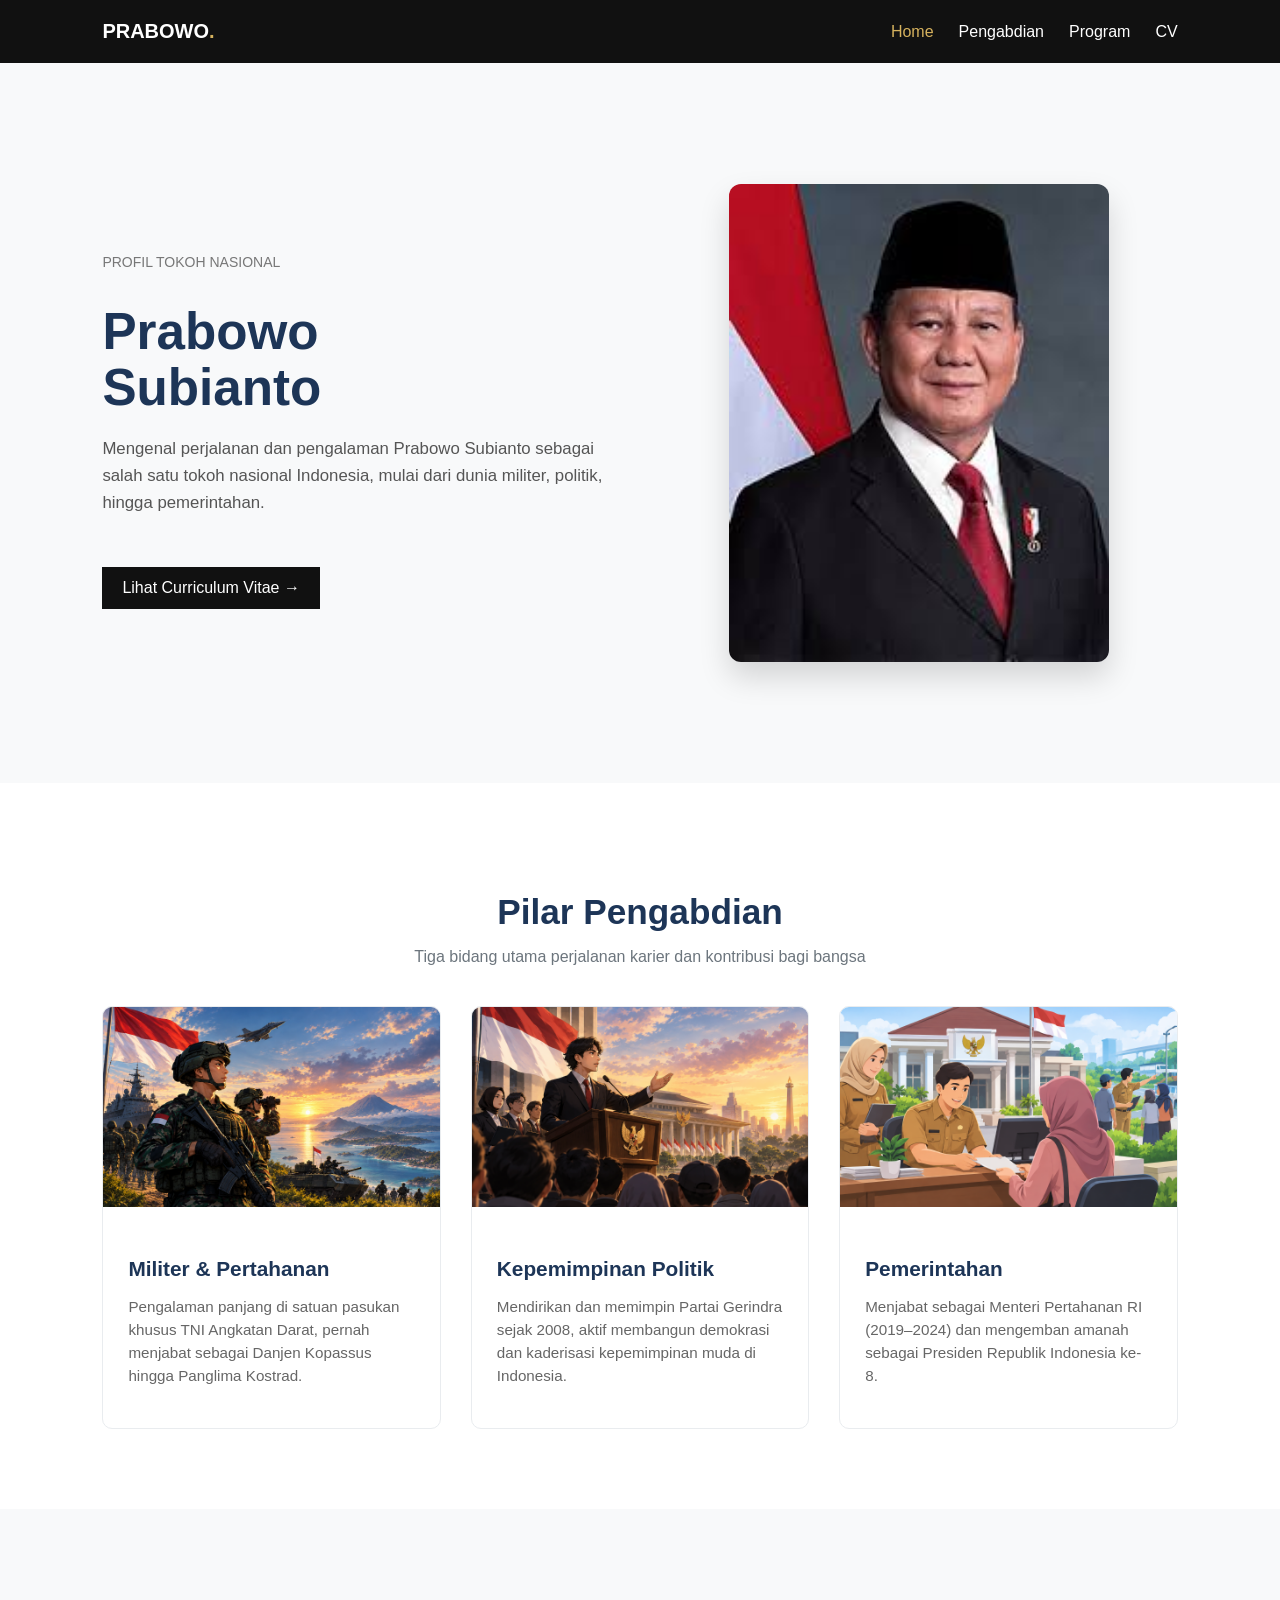
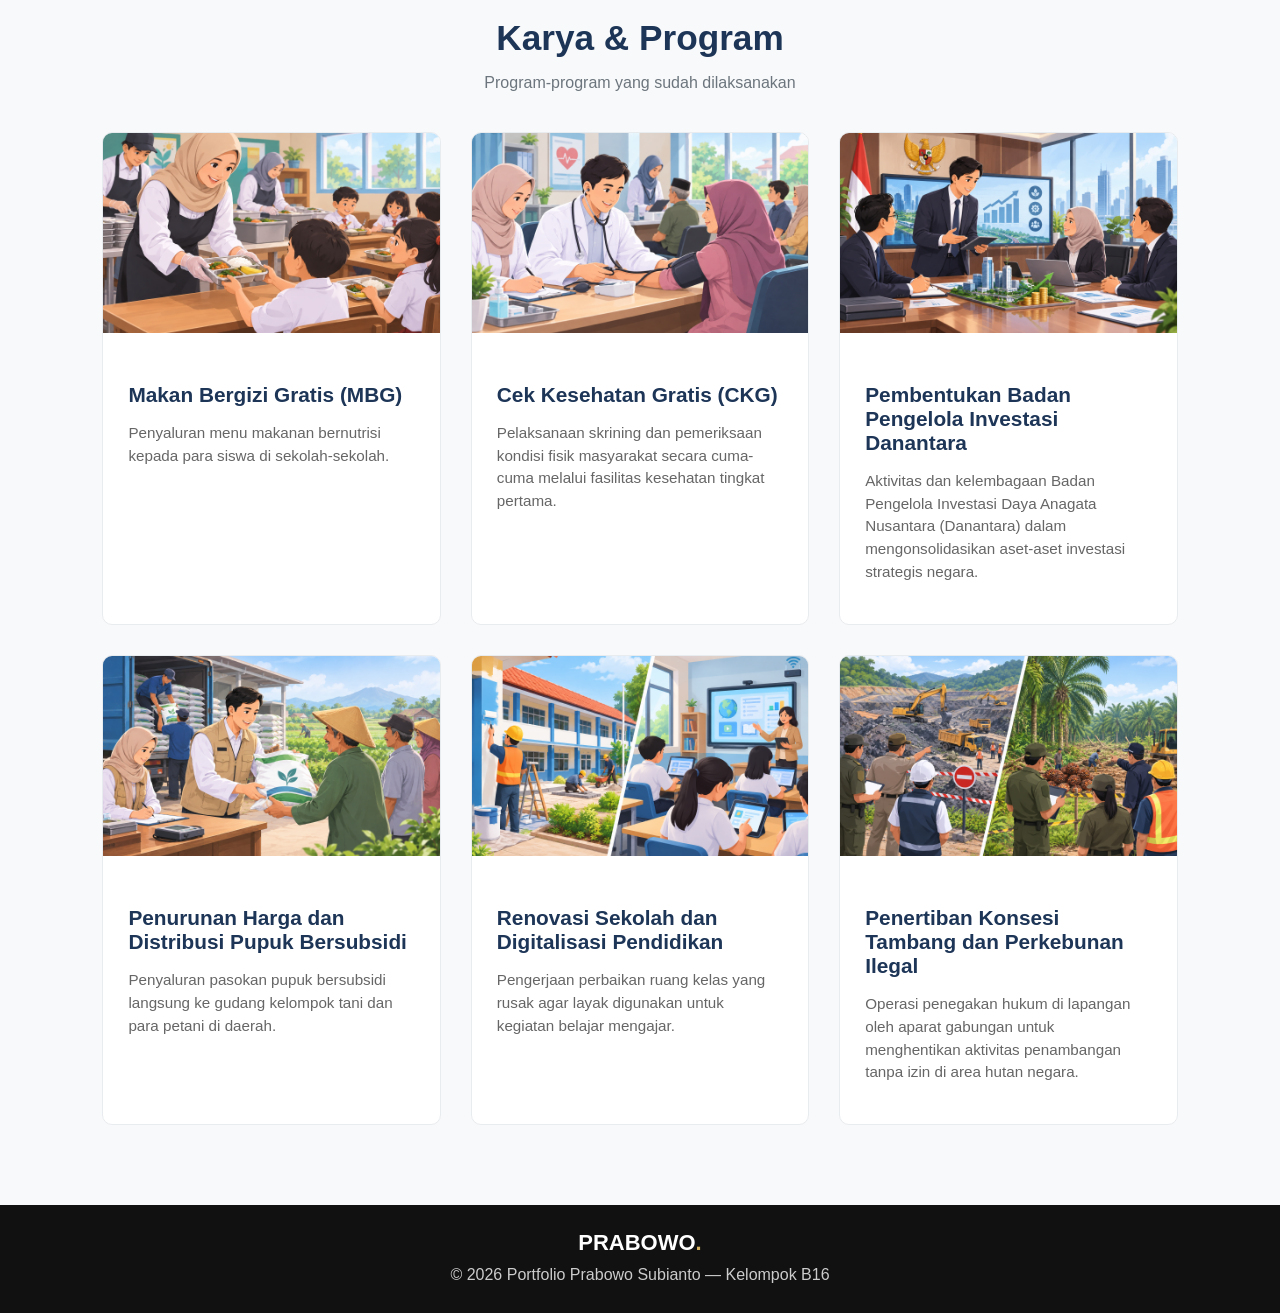
<file: index.html>
<!DOCTYPE html>
<html lang="id">

<head> <!--Wadah untuk teks judul -->
    <meta charset="UTF-8">
    <meta name="viewport" content="width=device-width, initial-scale=1.0"> <!--biar lebar sesuai sm perangkat -->

    <title>Prabowo Subianto | Portofolio</title>

    <link rel="stylesheet" href="style.css">
    <link rel="stylesheet" href="porto.css">
</head>

<body class="portfolio-page">

    <header>
        <nav class="navbar" aria-label="Navigasi utama">
            <div class="logo"> <!-- memberi logo di bagian navigasi-->
                PRABOWO<span>.</span> <!--dibungkus span biar bisa diwarnai di css-->
            </div>
            <div class="menu"> <!--akses tautan header-->
                <a href="index.html" class="active" aria-current="page">Home</a>
                <a href="#pengabdian">Pengabdian</a>
                <a href="#program">Program</a>
                <a href="cv.html">CV</a>
            </div>
        </nav>
    </header>

    <main>
        <section class="hero" aria-labelledby="hero-title">

        <div class="hero-text">

            <p>PROFIL TOKOH NASIONAL</p>

            <h1 id="hero-title">
                Prabowo<br>
                Subianto
            </h1>

            <p>
                Mengenal perjalanan dan pengalaman Prabowo Subianto
                sebagai salah satu tokoh nasional Indonesia, mulai
                dari dunia militer, politik, hingga pemerintahan.
            </p>
            <!-- ini CTA (call to action) ke halaman CV -->
            <a href="cv.html" class="button">
                Lihat Curriculum Vitae →
            </a>
        </div>


        <div class="hero-image">
            <img src="foto/fotoprabowo1.jpeg" alt="Foto Prabowo Subianto">
        </div>

        </section>

        <section class="about" id="pengabdian" aria-labelledby="pengabdian-title">
        <div class="section-title">
            <h2 id="pengabdian-title">Pilar Pengabdian</h2>
            <p>Tiga bidang utama perjalanan karier dan kontribusi bagi bangsa</p>
        </div>

        <div class="about-container">
            <div class="card">
                <div class="card-image"> <!--buat membatasi ukuran dlm kartu-->
                    <img src="foto/Militer & Pertahanan.png" alt="Prabowo Subianto dalam kegiatan militer" loading="lazy">
                </div> <!--lazy tuh biar kalo penggunanya scroll itu gambarnya langsung dimuat-->
                <div class="card-content">
                    <h3>Militer & Pertahanan</h3>
                    <p>
                        Pengalaman panjang di satuan pasukan khusus TNI Angkatan Darat, 
                        pernah menjabat sebagai Danjen Kopassus hingga Panglima Kostrad.
                    </p>
                </div>
            </div>

            <div class="card">
                <div class="card-image">
                    <img src="foto/Kepemimpinan Politik.png" alt="Prabowo Subianto dalam kegiatan politik" loading="lazy">
                </div>
                <div class="card-content">
                    <h3>Kepemimpinan Politik</h3>
                    <p>
                        Mendirikan dan memimpin Partai Gerindra sejak 2008, aktif membangun 
                        demokrasi dan kaderisasi kepemimpinan muda di Indonesia.
                    </p>
                </div>
            </div>

            <div class="card">
                <div class="card-image">
                    <img src="foto/Pemerintahan.png" alt="Prabowo Subianto dalam kegiatan pemerintahan" loading="lazy">
                </div>
                <div class="card-content">
                    <h3>Pemerintahan</h3>
                    <p>
                        Menjabat sebagai Menteri Pertahanan RI (2019–2024) dan mengemban amanah 
                        sebagai Presiden Republik Indonesia ke-8.
                    </p>
                </div>
            </div>
        </div>
        </section>

        <section class="program" id="program" aria-labelledby="program-title">
        <div class="section-title">
            <h2 id="program-title">Karya & Program</h2>
            <p>Program-program yang sudah dilaksanakan</p>
        </div>

        <div class="program-container">
            <div class="card">
                <div class="card-image">
                    <img src="foto/Makan Bergizi Gratis (MBG).png" alt="Kegiatan Makan Bergizi Gratis" loading="lazy">
                </div>
                <div class="card-content">
                    <h3>Makan Bergizi Gratis (MBG)</h3>
                    <p>
                        Penyaluran menu makanan bernutrisi kepada para siswa di sekolah-sekolah.
                    </p>
                </div>
            </div>

            <div class="card">
                <div class="card-image">
                    <img src="foto/Cek Kesehatan Gratis (CKG).png" alt="Kegiatan Cek Kesehatan Gratis" loading="lazy">
                </div>
                <div class="card-content">
                    <h3>Cek Kesehatan Gratis (CKG)</h3>
                    <p>
                        Pelaksanaan skrining dan pemeriksaan kondisi fisik masyarakat secara cuma-cuma melalui fasilitas kesehatan tingkat pertama.
                    </p>
                </div>
            </div>

            <div class="card">
                <div class="card-image">
                    <img src="foto/Pembentukan Badan Pengelola Investasi Danantara.png" alt="Pembentukan Badan Pengelola Investasi Danantara" loading="lazy">
                </div>
                <div class="card-content">
                    <h3>Pembentukan Badan Pengelola Investasi Danantara</h3>
                    <p>
                        Aktivitas dan kelembagaan Badan Pengelola Investasi Daya Anagata Nusantara (Danantara) dalam mengonsolidasikan aset-aset investasi strategis negara.
                    </p>
                </div>
            </div>

            <div class="card">
                <div class="card-image">
                    <img src="foto/Penurunan Harga dan Distribusi Pupuk Bersubsidi.png" alt="Distribusi pupuk bersubsidi" loading="lazy">
                </div>
                <div class="card-content">
                    <h3>Penurunan Harga dan Distribusi Pupuk Bersubsidi</h3>
                    <p>
                        Penyaluran pasokan pupuk bersubsidi langsung ke gudang kelompok tani dan para petani di daerah.
                    </p>
                </div>
            </div>

            <div class="card">
                <div class="card-image">
                    <img src="foto/Renovasi Sekolah dan Digitalisasi Pendidikan.png" alt="Renovasi sekolah dan digitalisasi pendidikan" loading="lazy">
                </div>
                <div class="card-content">
                    <h3>Renovasi Sekolah dan Digitalisasi Pendidikan</h3>
                    <p>
                        Pengerjaan perbaikan ruang kelas yang rusak agar layak digunakan untuk kegiatan belajar mengajar.
                    </p>
                </div>
            </div>

            <div class="card">
                <div class="card-image">
                    <img src="foto/Penertiban Konsesi Tambang dan Perkebunan Ilegal.png" alt="Penertiban konsesi tambang dan perkebunan ilegal" loading="lazy">
                </div>
                <div class="card-content">
                    <h3>Penertiban Konsesi Tambang dan Perkebunan Ilegal</h3>
                    <p>
                        Operasi penegakan hukum di lapangan oleh aparat gabungan untuk menghentikan aktivitas penambangan tanpa izin di area hutan negara.
                    </p>
                </div>
            </div>
        </div>
        </section>
    </main>


<!-- FOOTER -->
    <footer>
        <div class="footer-content">
            <div class="logo">
                PRABOWO<span>.</span>
            </div>
            <p>© 2026 Portfolio Prabowo Subianto — Kelompok B16</p>
        </div>
    </footer>

</body>

</html>
</file>
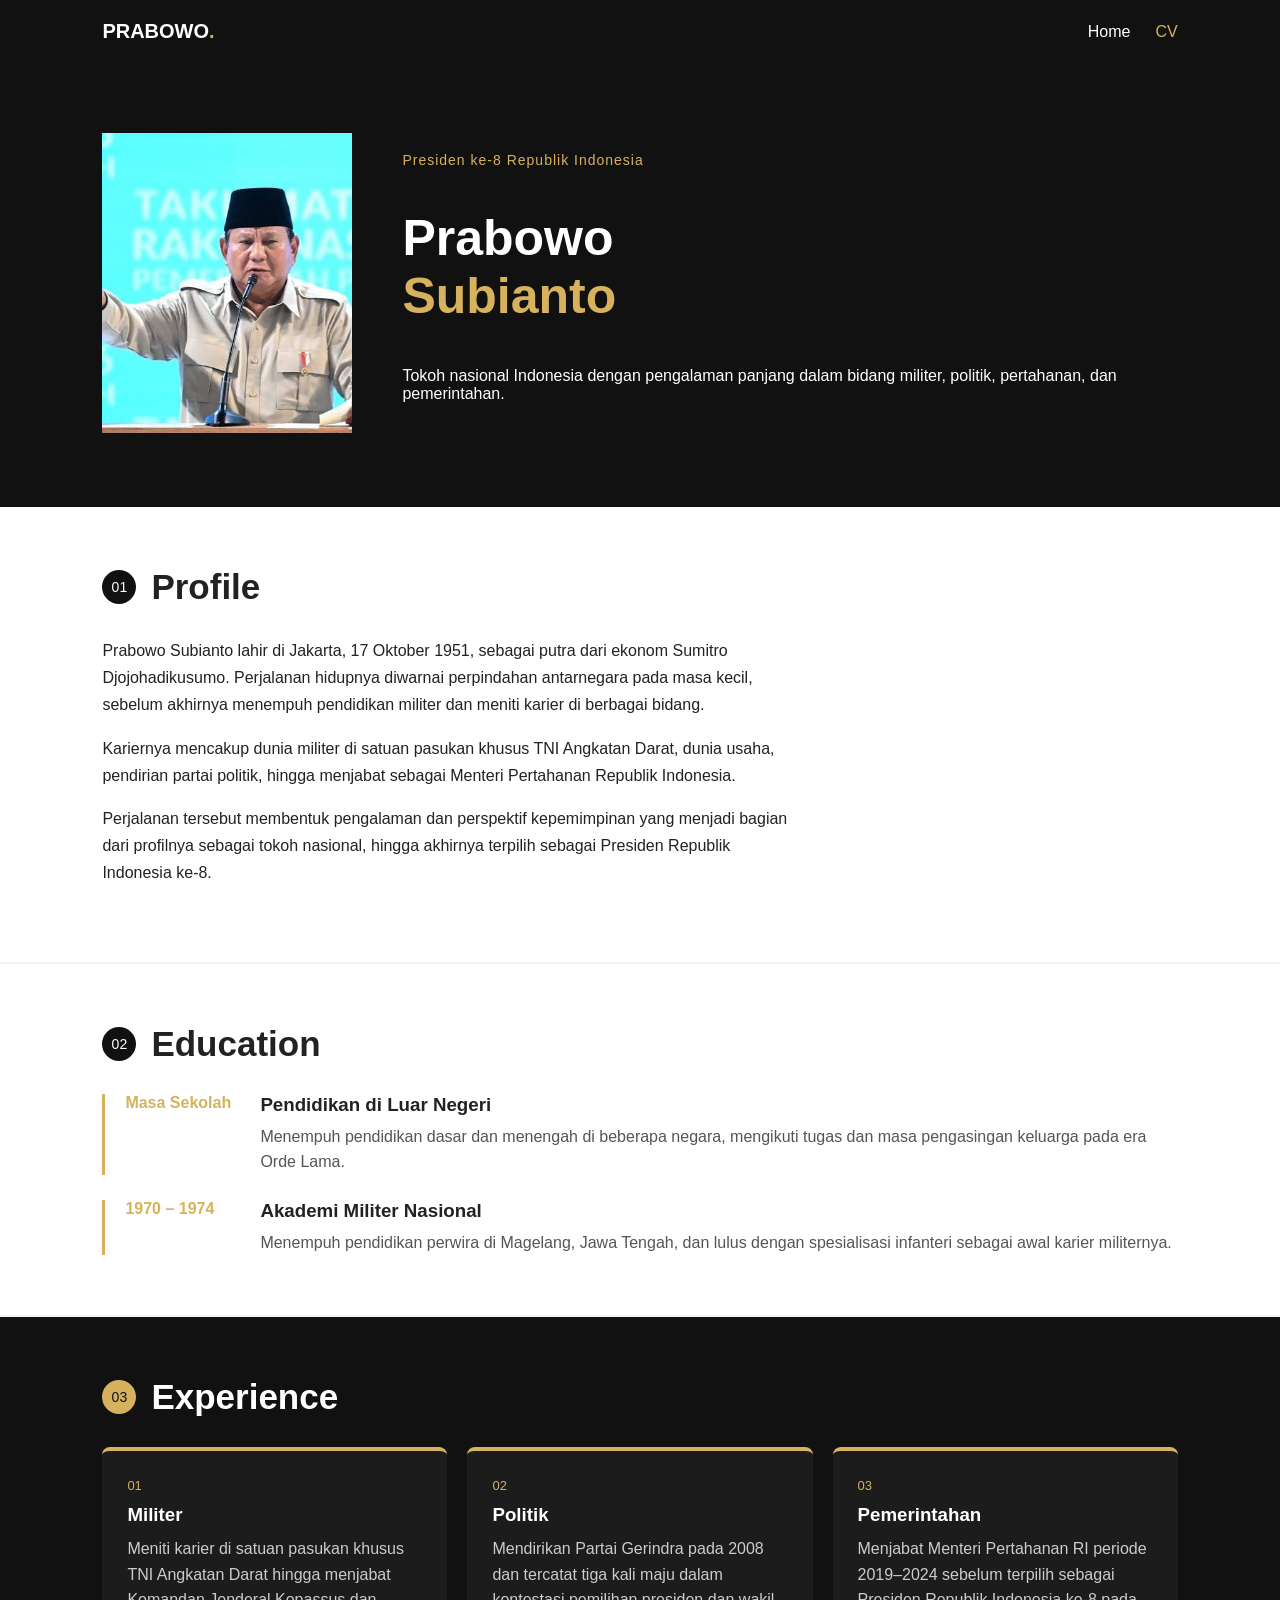
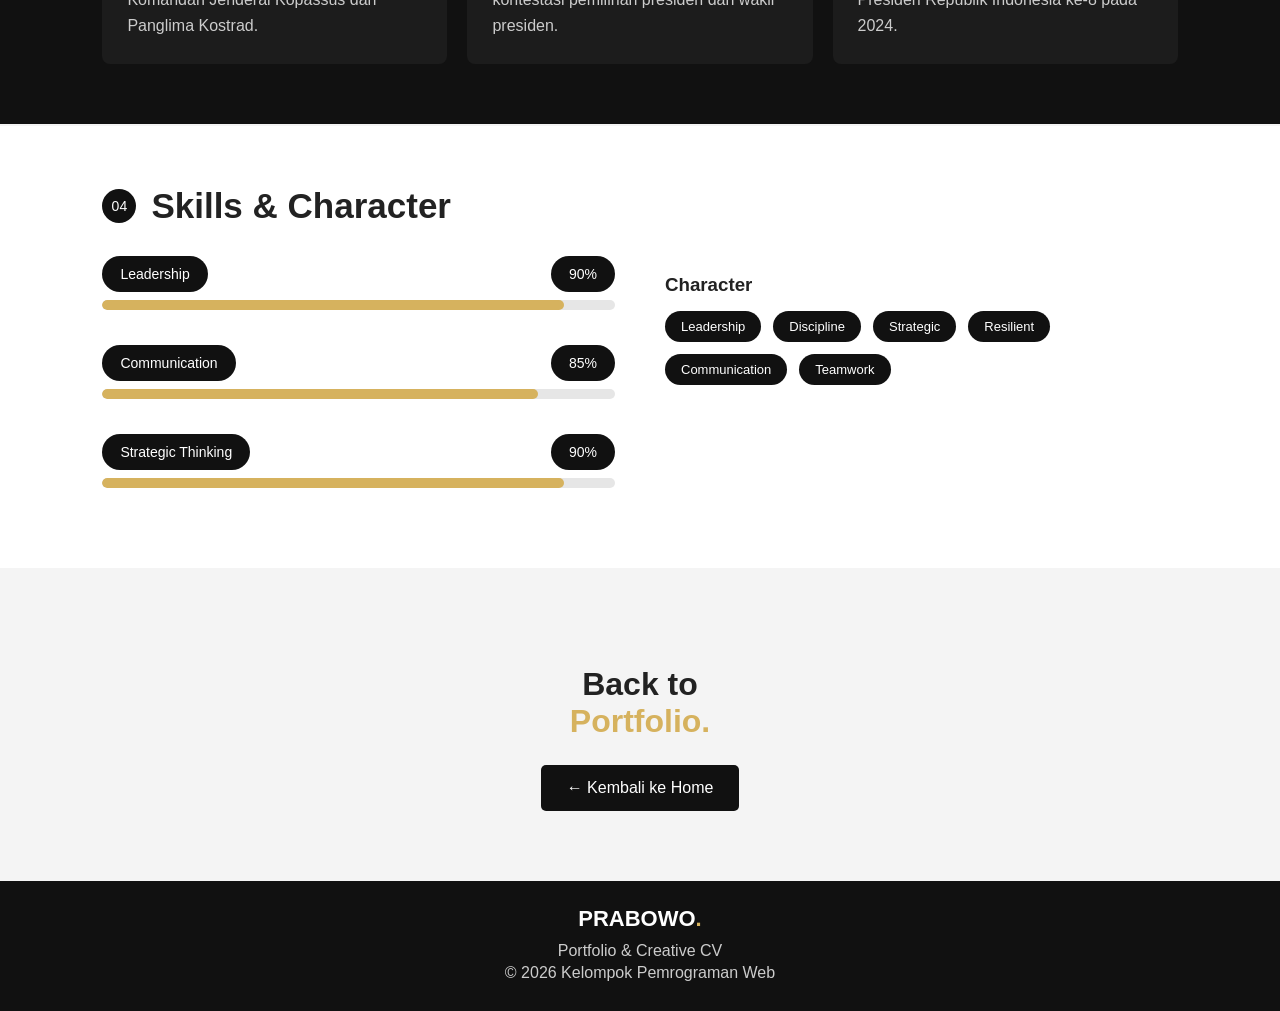
<file: cv.html>
<!DOCTYPE html>
<html lang="id">

<head>
    <meta charset="UTF-8">
    <meta name="viewport" content="width=device-width, initial-scale=1.0">

    <title>Prabowo Subianto | Creative CV</title>

    <link rel="stylesheet" href="style.css">
</head>

<body>

    <!-- NAVBAR -->
    <header class="navbar">

        <div class="logo">
            PRABOWO<span>.</span>
        </div>

        <nav>
            <a href="index.html">Home</a>
            <a href="cv.html" class="active">CV</a>
        </nav>

    </header>


    <!-- CV HEADER -->
    <section class="cv-header">

        <div class="cv-photo">

            <img src="foto/fotoprabowocv.jpeg" alt="Prabowo Subianto">

        </div>


        <div class="cv-intro">

            <p class="subtitle">
                Presiden ke-8 Republik Indonesia
            </p>

            <h1>
                Prabowo<br>
                <span>Subianto</span>
            </h1>

            <p>
                Tokoh nasional Indonesia dengan pengalaman panjang
                dalam bidang militer, politik, pertahanan, dan
                pemerintahan.
            </p>

        </div>

    </section>


    <!-- PROFILE -->
    <section class="cv-section">

        <div class="cv-title">
            <span>01</span>
            <h2>Profile</h2>
        </div>

        <div class="profile-text">

            <p>
                Prabowo Subianto lahir di Jakarta, 17 Oktober 1951,
                sebagai putra dari ekonom Sumitro Djojohadikusumo.
                Perjalanan hidupnya diwarnai perpindahan antarnegara
                pada masa kecil, sebelum akhirnya menempuh pendidikan
                militer dan meniti karier di berbagai bidang.
            </p>

            <p>
                Kariernya mencakup dunia militer di satuan pasukan
                khusus TNI Angkatan Darat, dunia usaha, pendirian
                partai politik, hingga menjabat sebagai Menteri
                Pertahanan Republik Indonesia.
            </p>

            <p>
                Perjalanan tersebut membentuk pengalaman dan
                perspektif kepemimpinan yang menjadi bagian dari
                profilnya sebagai tokoh nasional, hingga akhirnya
                terpilih sebagai Presiden Republik Indonesia ke-8.
            </p>

        </div>

    </section>


    <!-- EDUCATION -->
    <section class="cv-section">

        <div class="cv-title">
            <span>02</span>
            <h2>Education</h2>
        </div>

        <div class="timeline">

            <div class="timeline-item">

                <div class="timeline-year">
                    Masa Sekolah
                </div>

                <div class="timeline-content">

                    <h3>Pendidikan di Luar Negeri</h3>

                    <p>
                        Menempuh pendidikan dasar dan menengah di
                        beberapa negara, mengikuti tugas dan masa
                        pengasingan keluarga pada era Orde Lama.
                    </p>

                </div>

            </div>


            <div class="timeline-item">

                <div class="timeline-year">
                    1970 – 1974
                </div>

                <div class="timeline-content">

                    <h3>Akademi Militer Nasional</h3>

                    <p>
                        Menempuh pendidikan perwira di Magelang,
                        Jawa Tengah, dan lulus dengan spesialisasi
                        infanteri sebagai awal karier militernya.
                    </p>

                </div>

            </div>

        </div>

    </section>


    <!-- EXPERIENCE -->
    <section class="cv-section dark-section">

        <div class="cv-title">
            <span>03</span>
            <h2>Experience</h2>
        </div>


        <div class="experience-grid">

            <div class="experience-card">

                <span>01</span>

                <h3>
                    Militer
                </h3>

                <p>
                    Meniti karier di satuan pasukan khusus TNI
                    Angkatan Darat hingga menjabat Komandan Jenderal
                    Kopassus dan Panglima Kostrad.
                </p>

            </div>


            <div class="experience-card">

                <span>02</span>

                <h3>
                    Politik
                </h3>

                <p>
                    Mendirikan Partai Gerindra pada 2008 dan tercatat
                    tiga kali maju dalam kontestasi pemilihan
                    presiden dan wakil presiden.
                </p>

            </div>


            <div class="experience-card">

                <span>03</span>

                <h3>
                    Pemerintahan
                </h3>

                <p>
                    Menjabat Menteri Pertahanan RI periode 2019–2024
                    sebelum terpilih sebagai Presiden Republik
                    Indonesia ke-8 pada 2024.
                </p>

            </div>

        </div>

    </section>


    <!-- SKILLS -->
    <section class="cv-section">

        <div class="cv-title">
            <span>04</span>
            <h2>Skills & Character</h2>
        </div>


        <div class="skills-container">

            <div class="skills">

                <div class="skill">
                    <div class="skill-info">
                        <span>Leadership</span>
                        <span>90%</span>
                    </div>

                    <div class="skill-bar">
                        <div class="skill-fill leadership"></div>
                    </div>
                </div>


                <div class="skill">
                    <div class="skill-info">
                        <span>Communication</span>
                        <span>85%</span>
                    </div>

                    <div class="skill-bar">
                        <div class="skill-fill communication"></div>
                    </div>
                </div>


                <div class="skill">
                    <div class="skill-info">
                        <span>Strategic Thinking</span>
                        <span>90%</span>
                    </div>

                    <div class="skill-bar">
                        <div class="skill-fill strategy"></div>
                    </div>
                </div>

            </div>


            <div class="character">

                <h3>Character</h3>

                <div class="tag-container">

                    <span>Leadership</span>
                    <span>Discipline</span>
                    <span>Strategic</span>
                    <span>Resilient</span>
                    <span>Communication</span>
                    <span>Teamwork</span>

                </div>

            </div>

        </div>

    </section>


    <!-- CTA -->
    <section class="cv-cta">

        <h2>
            Back to<br>
            <span>Portfolio.</span>
        </h2>

        <a href="index.html" class="btn-primary">
            ← Kembali ke Home
        </a>

    </section>


    <!-- FOOTER -->
    <footer>

        <div class="logo">
            PRABOWO<span>.</span>
        </div>

        <p>
            Portfolio & Creative CV
        </p>

        <p>
            © 2026 Kelompok Pemrograman Web
        </p>

    </footer>

</body>

</html>
</file>
<file: style.css>
/* =====================
   DASAR
===================== */

* {
    box-sizing: border-box;
}

body {
    margin: 0;
    font-family: Arial, sans-serif;
    background-color: #f4f4f4;
    color: #222;
}


/* =====================
   NAVBAR
===================== */

nav {
    background-color: #111;
    color: white;

    padding: 20px 8%;

    /* FLEX */
    display: flex;
    justify-content: space-between;
    align-items: center;

    /* POSITION */
    position: sticky;
    top: 0;
    z-index: 10;
}

nav h2 {
    margin: 0;
}

.menu {
    display: flex;
    gap: 25px;
}

.menu a {
    color: white;
    text-decoration: none;
}


/* PSEUDO-CLASS */

.menu a:hover,
.menu a.active {
    color: #d6b25e;
}


/* =====================
   CV NAVBAR (dipakai di cv.html, header.navbar > .logo + nav)
===================== */

.navbar {
    background-color: #111;
    color: white;

    padding: 20px 8%;

    display: flex;
    justify-content: space-between;
    align-items: center;

    position: sticky;
    top: 0;
    z-index: 10;
}

.navbar .logo {
    font-size: 20px;
    font-weight: bold;
    color: white;
}

.navbar .logo span {
    color: #d6b25e;
}

/* nav di dalam .navbar dibikin nempel ke gaya .menu, bukan navbar penuh lagi */
.navbar nav {
    background-color: transparent;
    padding: 0;
    position: static;
    display: flex;
    gap: 25px;
}

.navbar nav a {
    color: white;
    text-decoration: none;
}

.navbar nav a:hover,
.navbar nav a.active {
    color: #d6b25e;
}


/* =====================
   HERO
===================== */

.hero {
    padding: 80px 8%;

    /* GRID */
    display: grid;

    grid-template-columns: 1fr 1fr;

    gap: 50px;

    align-items: center;
}

.hero-text p:first-child {
    color: #777;
    font-size: 14px;
}

.hero h1 {
    font-size: 70px;
    line-height: 1;
    margin: 20px 0;
}

.hero-text>p {
    max-width: 500px;
    line-height: 1.6;
}

.hero-image img {
    width: 100%;
    max-width: 450px;

    display: block;
    margin: auto;
}


/* =====================
   BUTTON
===================== */

.button {
    display: inline-block;

    background-color: #111;
    color: white;

    padding: 12px 20px;

    margin-top: 20px;

    text-decoration: none;

    transition: 0.3s;
}


/* PSEUDO-CLASS */

.button:hover {
    background-color: #d6b25e;
    color: #111;
}


/* =====================
   ABOUT
===================== */

.about {
    background-color: white;

    padding: 70px 8%;

    text-align: center;
}

.about h2 {
    font-size: 35px;
}


/* GRID */

.about-container {
    display: grid;

    grid-template-columns: repeat(3, 1fr);

    gap: 20px;

    margin-top: 40px;
}


/* CARD */

.card {
    background-color: #f4f4f4;

    padding: 30px;

    border-radius: 10px;

    text-align: left;

    /* POSITION */
    position: relative;

    transition: 0.3s;
}


/* PSEUDO-CLASS */

.card:hover {
    transform: translateY(-5px);
}


/* =====================
   CV HEADER
===================== */

.cv-header {
    background-color: #111;
    color: white;

    padding: 70px 8%;

    /* FLEX */
    display: flex;

    align-items: center;

    gap: 50px;
}

.cv-header img {
    width: 250px;
    height: 300px;

    object-fit: cover;
}

.cv-header h1 {
    font-size: 50px;
}

.cv-photo {
    flex-shrink: 0;
}

.cv-intro {
    flex: 1;
}

.cv-intro .subtitle {
    color: #d6b25e;
    font-size: 14px;
    letter-spacing: 1px;
    margin: 0 0 10px;
}

.cv-intro h1 span {
    color: #d6b25e;
}


/* =====================
   CV SECTION
===================== */

.cv-section {
    padding: 60px 8%;

    background-color: white;

    margin-bottom: 2px;
}

.cv-section h2 {
    font-size: 35px;
}

/* Judul bernomor (span angka + h2) dipakai di semua cv-section */

.cv-title {
    display: flex;
    align-items: center;
    gap: 15px;

    margin-bottom: 30px;
}

.cv-title span {
    background-color: #111;
    color: white;

    width: 34px;
    height: 34px;

    border-radius: 50%;

    display: flex;
    align-items: center;
    justify-content: center;

    font-size: 14px;
}

.cv-title h2 {
    margin: 0;
}

.profile-text p {
    max-width: 700px;
    line-height: 1.7;
    margin-bottom: 15px;
}


/* =====================
   TIMELINE (Education)
===================== */

.timeline {
    display: flex;
    flex-direction: column;
    gap: 25px;
}

.timeline-item {
    display: flex;
    gap: 25px;

    border-left: 3px solid #d6b25e;
    padding-left: 20px;
}

.timeline-year {
    min-width: 110px;
    font-weight: bold;
    color: #d6b25e;
}

.timeline-content h3 {
    margin: 0 0 8px;
}

.timeline-content p {
    margin: 0;
    color: #555;
    line-height: 1.6;
}


/* =====================
   DARK SECTION (dipakai di Experience)
===================== */

.dark-section {
    background-color: #111;
    color: white;
}

.dark-section .cv-title h2 {
    color: white;
}

.dark-section .cv-title span {
    background-color: #d6b25e;
    color: #111;
}


/* =====================
   EXPERIENCE
===================== */

.experience {
    display: grid;

    grid-template-columns: repeat(3, 1fr);

    gap: 20px;
}

.cv-card {
    background-color: #f4f4f4;

    padding: 25px;

    border-left: 5px solid #d6b25e;

    border-radius: 5px;
}

.experience-grid {
    display: grid;
    grid-template-columns: repeat(3, 1fr);
    gap: 20px;
}

.experience-card {
    background-color: #1c1c1c;

    padding: 25px;

    border-top: 4px solid #d6b25e;
    border-radius: 8px;

    position: relative;

    transition: 0.3s;
}

.experience-card:hover {
    transform: translateY(-5px);
}

.experience-card span {
    font-size: 13px;
    color: #d6b25e;
}

.experience-card h3 {
    margin: 10px 0;
}

.experience-card p {
    margin: 0;
    color: #ccc;
    line-height: 1.6;
}


/* =====================
   SKILLS
===================== */

.skills {
    display: flex;

    flex-wrap: wrap;

    gap: 15px;
}

.skills span {
    background-color: #111;

    color: white;

    padding: 10px 18px;

    border-radius: 20px;
}

.skills-container {
    display: grid;
    grid-template-columns: 1fr 1fr;
    gap: 50px;
}

.skills-container .skills {
    flex-direction: column;
    flex-wrap: nowrap;
}

.skill {
    margin-bottom: 20px;
}

.skill-info {
    display: flex;
    justify-content: space-between;

    margin-bottom: 8px;

    font-size: 14px;
}

.skill-bar {
    background-color: #e6e6e6;

    height: 10px;

    border-radius: 10px;

    overflow: hidden;
}

.skill-fill {
    height: 100%;
    border-radius: 10px;
    background-color: #d6b25e;
}

.skill-fill.leadership {
    width: 90%;
}

.skill-fill.communication {
    width: 85%;
}

.skill-fill.strategy {
    width: 90%;
}

.character h3 {
    margin-bottom: 15px;
}

.tag-container {
    display: flex;
    flex-wrap: wrap;
    gap: 12px;
}

.tag-container span {
    background-color: #111;
    color: white;

    padding: 8px 16px;

    border-radius: 20px;

    font-size: 13px;
}


/* =====================
   CV CTA
===================== */

.cv-cta {
    background-color: #f4f4f4;

    text-align: center;

    padding: 70px 8%;
}

.cv-cta h2 {
    font-size: 32px;
    margin-bottom: 25px;
}

.cv-cta h2 span {
    color: #d6b25e;
}

.btn-primary {
    display: inline-block;

    background-color: #111;
    color: white;

    padding: 14px 26px;

    border-radius: 5px;

    text-decoration: none;

    transition: 0.3s;
}

.btn-primary:hover {
    background-color: #d6b25e;
    color: #111;
}


/* =====================
   BACK BUTTON
===================== */

.back {
    padding: 50px 8%;

    text-align: center;
}


/* =====================
   FOOTER
===================== */

footer {
    background-color: #111;

    color: white;

    padding: 25px 8%;

    text-align: center;
}

footer .logo {
    font-size: 22px;
    font-weight: bold;

    margin-bottom: 10px;
}

footer .logo span {
    color: #d6b25e;
}

footer p {
    margin: 4px 0;
    color: #ccc;
}


/* =====================
   RESPONSIVE
===================== */

/* TABLET */

@media (max-width: 800px) {

    .hero {
        grid-template-columns: 1fr;
    }

    .about-container {
        grid-template-columns: 1fr;
    }

    .experience {
        grid-template-columns: 1fr;
    }

    .experience-grid {
        grid-template-columns: 1fr;
    }

    .skills-container {
        grid-template-columns: 1fr;
        gap: 30px;
    }

}


/* HP */

@media (max-width: 600px) {

    nav {
        padding: 15px 5%;
    }

    nav h2 {
        font-size: 18px;
    }

    .menu {
        gap: 12px;
    }

    .menu a {
        font-size: 13px;
    }

    .navbar {
        padding: 15px 5%;
    }

    .navbar nav {
        gap: 12px;
    }

    .navbar nav a {
        font-size: 13px;
    }

    .hero {
        padding: 50px 5%;
    }

    .hero h1 {
        font-size: 50px;
    }

    .hero-image img {
        max-width: 300px;
    }

    .cv-header {
        padding: 50px 5%;

        /* FLEX DIUBAH JADI COLUMN */
        flex-direction: column;

        text-align: center;
    }

    .cv-header h1 {
        font-size: 38px;
    }

    .cv-header img {
        width: 200px;
        height: 240px;
        margin: 0 auto;
    }

    .cv-section {
        padding: 50px 5%;
    }

    .cv-title {
        justify-content: center;
    }

    .timeline-item {
        flex-direction: column;
        gap: 8px;
    }

}
</file>
<file: porto.css>
/* --- HERO SECTION --- */
.hero {
    display: flex;
    align-items: center;
    justify-content: space-between;
    padding: 60px 8%;
    min-height: 80vh;
    background-color: #f8f9fa;
    gap: 40px;
}

.hero-text {
    flex: 1;
}

.hero-text .subtitle {
    font-size: 0.9rem;
    font-weight: 700;
    letter-spacing: 2px;
    color: #e63946;
    margin-bottom: 10px;
}

.hero-text h1 {
    font-size: 3.2rem;
    line-height: 1.1;
    margin-bottom: 20px;
    color: #1d3557;
}

.hero-text h1 span {
    color: #457b9d;
}

.hero-text p {
    font-size: 1.05rem;
    color: #555;
    margin-bottom: 30px;
    line-height: 1.6;
}

/* Tombol CTA (Call to Action) */
.btn-primary {
    display: inline-block;
    padding: 12px 28px;
    background-color: #1d3557;
    color: #ffffff;
    text-decoration: none;
    font-weight: 600;
    border-radius: 6px;
    transition: all 0.3s ease;
}

/* Pseudo-Class Hover (Syarat Modul) */
.btn-primary:hover {
    background-color: #e63946;
    transform: translateY(-3px);
    box-shadow: 0 5px 15px rgba(230, 57, 70, 0.3);
}

.hero-image {
    flex: 1;
    display: flex;
    justify-content: center;
}

.hero-image img {
    max-width: 380px;
    width: 100%;
    border-radius: 12px;
    box-shadow: 0 15px 30px rgba(0, 0, 0, 0.15);
    transition: transform 0.3s ease;
}

.hero-image img:hover {
    transform: scale(1.02);
}

/* --- SECTION TITLE --- */
.section-title {
    text-align: center;
    margin-bottom: 40px;
}

.section-title h2 {
    font-size: 2.2rem;
    color: #1d3557;
    margin-bottom: 8px;
}

.section-title p {
    color: #6c757d;
    font-size: 1rem;
}

/* --- ABOUT / PILAR (FLEXBOX) --- */
.about {
    padding: 80px 8%;
    background-color: #ffffff;
}

.about-container {
    display: flex;
    gap: 30px;
    justify-content: center;
}

.card {
    flex: 1;
    background: #ffffff;
    border: 1px solid #e9ecef;
    border-radius: 10px;
    overflow: hidden;
    transition: all 0.3s ease;
}

.card-image img {
    width: 100%;
    height: 200px;
    object-fit: cover;
}

.card-content {
    padding: 25px;
}

.card-content h3 {
    font-size: 1.3rem;
    color: #1d3557;
    margin-bottom: 12px;
}

.card-content p {
    color: #666;
    font-size: 0.95rem;
    line-height: 1.5;
}

/* Hover Effect pada Card (Syarat Modul) */
.card:hover {
    transform: translateY(-8px);
    box-shadow: 0 12px 24px rgba(0, 0, 0, 0.1);
    border-color: transparent;
}

/* --- PORTFOLIO GALLERY (GRID) --- */
.portfolio-section {
    padding: 80px 8%;
    background-color: #f8f9fa;
}

.portfolio-grid {
    display: grid;
    grid-template-columns: repeat(auto-fit, minmax(300px, 1fr));
    gap: 30px;
}

.portfolio-card {
    background: #ffffff;
    border-radius: 10px;
    overflow: hidden;
    box-shadow: 0 4px 12px rgba(0, 0, 0, 0.05);
    transition: all 0.3s ease;
}

.portfolio-img-box {
    overflow: hidden;
}

.portfolio-img-box img {
    width: 100%;
    height: 220px;
    object-fit: cover;
    transition: transform 0.4s ease;
}

.portfolio-info {
    padding: 20px;
}

.portfolio-info .category {
    font-size: 0.8rem;
    font-weight: 700;
    color: #e63946;
    text-transform: uppercase;
}

.portfolio-info h3 {
    font-size: 1.2rem;
    color: #1d3557;
    margin: 8px 0;
}

.portfolio-info p {
    color: #666;
    font-size: 0.9rem;
    line-height: 1.4;
}

/* Hover Effect Zoom Gambar & Lift Up Card */
.portfolio-card:hover {
    transform: translateY(-6px);
    box-shadow: 0 10px 20px rgba(0, 0, 0, 0.12);
}

.portfolio-card:hover .portfolio-img-box img {
    transform: scale(1.08);
}

/* --- RESPONSIVE DESIGN (@MEDIA) --- */
@media (max-width: 992px) {
    .hero {
        flex-direction: column;
        text-align: center;
        padding: 40px 5%;
    }

    .about-container {
        flex-direction: column;
    }
}

@media (max-width: 576px) {
    .hero-text h1 {
        font-size: 2.4rem;
    }
}

/* --- HOMEPAGE OVERRIDES --- */
.portfolio-page .hero {
    display: grid;
    grid-template-columns: repeat(2, minmax(0, 1fr));
}

.portfolio-page .about-container,
.portfolio-page .program-container {
    display: grid;
    grid-template-columns: repeat(3, minmax(0, 1fr));
    gap: 30px;
}

.portfolio-page .card {
    padding: 0;
}

.portfolio-page .program {
    padding: 80px 8%;
    background-color: #f8f9fa;
}

.portfolio-page .program .section-title {
    margin-bottom: 40px;
}

.portfolio-page .button:focus-visible,
.portfolio-page .menu a:focus-visible {
    outline: 3px solid #d6b25e;
    outline-offset: 3px;
}

@media (max-width: 992px) {
    .portfolio-page .hero {
        grid-template-columns: 1fr;
        text-align: center;
        padding: 40px 5%;
    }

    .portfolio-page .hero-text > p {
        margin-left: auto;
        margin-right: auto;
    }

    .portfolio-page .about-container,
    .portfolio-page .program-container {
        grid-template-columns: repeat(2, minmax(0, 1fr));
    }
}

@media (max-width: 576px) {
    .portfolio-page .about-container,
    .portfolio-page .program-container {
        grid-template-columns: 1fr;
    }

    .portfolio-page .menu {
        gap: 12px;
        flex-wrap: wrap;
        justify-content: flex-end;
    }
}
</file>
